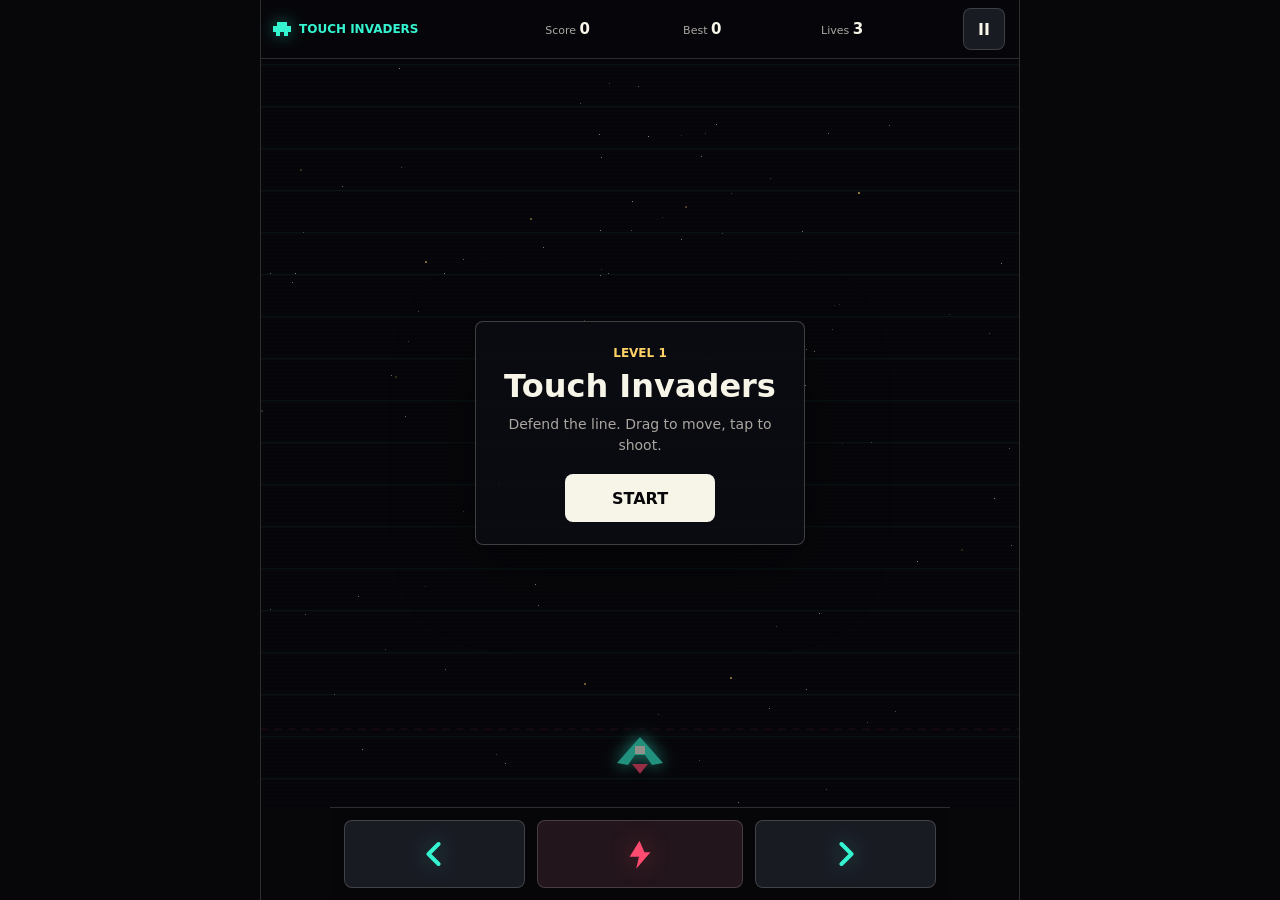
<file: index.html>
<!doctype html>
<html lang="en">
<head>
  <meta charset="utf-8">
  <meta name="viewport" content="width=device-width, initial-scale=1, viewport-fit=cover, user-scalable=no">
  <meta name="theme-color" content="#07070a">
  <meta name="mobile-web-app-capable" content="yes">
  <meta name="apple-mobile-web-app-capable" content="yes">
  <meta name="apple-mobile-web-app-status-bar-style" content="black-translucent">
  <meta name="apple-mobile-web-app-title" content="Touch Invaders">
  <title>Touch Invaders</title>
  <link rel="manifest" href="manifest.webmanifest">
  <link rel="icon" href="assets/icon.svg" type="image/svg+xml">
  <link rel="apple-touch-icon" href="assets/icon.svg">
  <style>
    :root { color-scheme: dark; --bg:#07070a; --panel:#11131b; --line:rgba(247,244,232,.16); --text:#f7f4e8; --muted:#aaa6a0; --cyan:#35f4d0; --pink:#ff4b70; --amber:#ffd166; --green:#8cff7a; }
    * { box-sizing:border-box; }
    html, body { height:100%; }
    body { margin:0; overflow:hidden; background:var(--bg); color:var(--text); font-family:Inter,system-ui,-apple-system,BlinkMacSystemFont,"Segoe UI",sans-serif; overscroll-behavior:none; touch-action:none; user-select:none; }
    button { border:0; color:inherit; font:inherit; -webkit-tap-highlight-color:transparent; }
    .shell { display:grid; grid-template-rows:auto minmax(0,1fr) auto; height:100dvh; min-height:420px; background:#07070a; }
    .hud { display:grid; grid-template-columns:minmax(108px,.9fr) minmax(188px,1.4fr) 44px; align-items:center; gap:10px; min-height:58px; padding:calc(8px + env(safe-area-inset-top)) 12px 8px; border-bottom:1px solid var(--line); background:rgba(7,7,10,.94); }
    .brand { display:flex; align-items:center; min-width:0; gap:8px; color:var(--cyan); font-size:12px; font-weight:900; white-space:nowrap; }
    .mark { width:18px; height:14px; flex:0 0 auto; background:linear-gradient(var(--cyan),var(--cyan)) 4px 0/10px 4px no-repeat,linear-gradient(var(--cyan),var(--cyan)) 0 4px/18px 6px no-repeat,linear-gradient(var(--cyan),var(--cyan)) 3px 10px/4px 4px no-repeat,linear-gradient(var(--cyan),var(--cyan)) 11px 10px/4px 4px no-repeat; filter:drop-shadow(0 0 8px rgba(53,244,208,.45)); }
    .stats { display:grid; grid-template-columns:repeat(3,minmax(0,1fr)); gap:6px; color:var(--muted); font-size:11px; white-space:nowrap; }
    .stats strong { display:inline-block; min-width:3ch; color:var(--text); font-size:15px; font-variant-numeric:tabular-nums; }
    .icon { display:grid; width:42px; height:42px; place-items:center; border:1px solid var(--line); border-radius:8px; background:#191b23; font-weight:900; cursor:pointer; }
    .stage { position:relative; min-height:0; overflow:hidden; }
    canvas { display:block; width:100%; height:100%; cursor:crosshair; touch-action:none; }
    .scan { position:absolute; inset:0; pointer-events:none; opacity:.18; background-image:repeating-linear-gradient(to bottom,transparent 0,transparent 3px,rgba(247,244,232,.12) 4px); mix-blend-mode:screen; }
    .overlay { position:absolute; inset:0; display:grid; place-items:center; padding:20px; background:rgba(7,7,10,.42); }
    .overlay[hidden] { display:none; }
    .panel { width:min(330px,100%); padding:22px; border:1px solid rgba(247,244,232,.22); border-radius:8px; background:rgba(12,13,18,.9); box-shadow:0 22px 80px rgba(0,0,0,.42); text-align:center; }
    .panel p { margin:12px 0 18px; color:var(--muted); font-size:14px; line-height:1.5; }
    .panel h1 { margin:0; font-size:32px; line-height:1; }
    .kicker { margin:0 0 8px !important; color:var(--amber) !important; font-size:12px !important; font-weight:900; }
    .primary { min-width:150px; height:48px; padding:0 24px; border-radius:8px; background:var(--text); color:#07070a; font-weight:900; cursor:pointer; }
    .controls { display:grid; grid-template-columns:1fr 1.14fr 1fr; gap:12px; width:min(100%,620px); justify-self:center; padding:12px 14px calc(12px + env(safe-area-inset-bottom)); border-top:1px solid var(--line); background:rgba(7,7,10,.96); }
    .control { display:grid; min-height:68px; place-items:center; border:1px solid rgba(247,244,232,.18); border-radius:8px; background:#191b23; color:var(--cyan); cursor:pointer; touch-action:none; }
    .control:active,.control.active,.icon:active { transform:translateY(1px); }
    .control svg { width:32px; height:32px; filter:drop-shadow(0 0 10px rgba(53,244,208,.36)); }
    .fire { color:var(--pink); background:#22151b; }
    .fire svg { width:35px; height:35px; filter:drop-shadow(0 0 12px rgba(255,75,112,.42)); }
    @media (min-width:760px){ .shell{ width:min(760px,100vw); margin:0 auto; border-inline:1px solid var(--line); } }
    @media (max-height:560px) and (orientation:landscape){ .hud{ min-height:48px; padding-top:calc(6px + env(safe-area-inset-top)); padding-bottom:6px; } .controls{ padding-top:8px; padding-bottom:calc(8px + env(safe-area-inset-bottom)); } .control{ min-height:54px; } }
  </style>
</head>
<body>
  <main class="shell">
    <header class="hud">
      <div class="brand"><span class="mark" aria-hidden="true"></span><span>TOUCH INVADERS</span></div>
      <div class="stats"><span>Score <strong id="score">0</strong></span><span>Best <strong id="best">0</strong></span><span>Lives <strong id="lives">3</strong></span></div>
      <button class="icon" id="pause" type="button" aria-label="Pause"><span>II</span></button>
    </header>
    <section class="stage">
      <canvas id="game" aria-label="Touch Invaders game"></canvas>
      <div class="scan" aria-hidden="true"></div>
      <div class="overlay" id="overlay"><div class="panel"><p class="kicker">LEVEL <span id="level">1</span></p><h1 id="title">Touch Invaders</h1><p id="message">Defend the line. Drag to move, tap to shoot.</p><button class="primary" id="start" type="button">START</button></div></div>
    </section>
    <footer class="controls">
      <button class="control" id="left" type="button" aria-label="Move left"><svg viewBox="0 0 32 32" aria-hidden="true"><path d="M20.5 6 10.5 16l10 10" fill="none" stroke="currentColor" stroke-width="4" stroke-linecap="round" stroke-linejoin="round"/></svg></button>
      <button class="control fire" id="fire" type="button" aria-label="Fire"><svg viewBox="0 0 32 32" aria-hidden="true"><path d="M16 3.5 20.5 14H26L13 29l2.5-11H7z" fill="currentColor"/></svg></button>
      <button class="control" id="right" type="button" aria-label="Move right"><svg viewBox="0 0 32 32" aria-hidden="true"><path d="M11.5 6 21.5 16l-10 10" fill="none" stroke="currentColor" stroke-width="4" stroke-linecap="round" stroke-linejoin="round"/></svg></button>
    </footer>
  </main>
  <script>
    (()=>{
      "use strict";
      const canvas=document.getElementById("game"),ctx=canvas.getContext("2d"),overlay=document.getElementById("overlay"),title=document.getElementById("title"),message=document.getElementById("message"),start=document.getElementById("start"),pause=document.getElementById("pause"),scoreEl=document.getElementById("score"),bestEl=document.getElementById("best"),livesEl=document.getElementById("lives"),levelEl=document.getElementById("level");
      const dims={w:0,h:0,dpr:1},input={left:false,right:false,fire:false,target:null,pointer:null,downX:0,downY:0,moved:false,downAt:0};
      const state={status:"ready",score:0,best:Number(localStorage.getItem("touchInvadersBest")||0),lives:3,level:1,t:0,shake:0,enemyClock:.8,clearClock:0};
      const player={x:0,y:0,w:46,h:28,speed:430,cool:0,inv:0};
      const form={dir:1,speed:30,drop:18,total:0};
      let invaders=[],shots=[],enemyShots=[],shields=[],bits=[],stars=[],last=performance.now();
      const sprites=[["00111100","01111110","11011011","11111111","00100100","01000010"],["00100100","01111110","11111111","10111101","10100101","00100100"],["00011000","00111100","01111110","11011011","11111111","01011010"]],colors=["#ff4b70","#ffd166","#8cff7a","#35f4d0","#b78cff"];
      function clamp(v,a,b){return Math.max(a,Math.min(b,v));}
      function hitRectCircle(r,c){const x=clamp(c.x,r.x,r.x+r.w),y=clamp(c.y,r.y,r.y+r.h),dx=c.x-x,dy=c.y-y;return dx*dx+dy*dy<=c.r*c.r;}
      function resize(){const r=canvas.getBoundingClientRect();dims.w=Math.max(1,Math.floor(r.width));dims.h=Math.max(1,Math.floor(r.height));dims.dpr=Math.min(devicePixelRatio||1,2);canvas.width=Math.floor(dims.w*dims.dpr);canvas.height=Math.floor(dims.h*dims.dpr);ctx.setTransform(dims.dpr,0,0,dims.dpr,0,0);player.x=player.x||dims.w/2;player.y=Math.max(72,dims.h-56);player.x=clamp(player.x,30,dims.w-30);seedStars();}
      function seedStars(){const n=Math.max(54,Math.min(118,Math.floor(dims.w*dims.h/5600)));while(stars.length<n)stars.push({x:Math.random()*dims.w,y:Math.random()*dims.h,s:Math.random()>.82?2:1,v:18+Math.random()*58,a:.25+Math.random()*.7});stars=stars.slice(0,n);}
      function hud(){scoreEl.textContent=state.score;bestEl.textContent=state.best;livesEl.textContent=state.lives;levelEl.textContent=state.level;pause.disabled=state.status==="ready"||state.status==="gameover";pause.firstElementChild.textContent=state.status==="paused"?">":"II";}
      function addScore(n){state.score+=n;if(state.score>state.best){state.best=state.score;localStorage.setItem("touchInvadersBest",state.best);}hud();}
      function panel(a,b,c="START",show=true){title.textContent=a;message.textContent=b;start.textContent=c;start.hidden=!show;overlay.hidden=false;}
      function resetPlayer(){player.x=dims.w/2;player.y=Math.max(72,dims.h-56);player.cool=0;player.inv=1.5;input.target=null;}
      function newGame(){state.status="playing";state.score=0;state.lives=3;state.level=1;state.t=0;state.enemyClock=.75;shots=[];enemyShots=[];bits=[];resetPlayer();spawn();hud();overlay.hidden=true;}
      function spawn(){invaders=[];const cols=dims.w<370?7:dims.w<560?8:10,rows=Math.min(6,4+Math.floor((state.level+1)/3)),sx=Math.min(48,Math.max(36,(dims.w-56)/cols)),sy=dims.h<500?31:38,w=Math.min(30,sx*.68),h=Math.min(24,sy*.62),x0=(dims.w-(cols-1)*sx)/2,y0=dims.h<500?38:54;for(let r=0;r<rows;r++)for(let c=0;c<cols;c++)invaders.push({x:x0+c*sx,y:y0+r*sy,w,h,row:r,col:c,type:r%sprites.length,alive:true,phase:Math.random()*6.28});form.dir=1;form.speed=24+state.level*5.4;form.drop=dims.h<500?13:18;form.total=invaders.length;makeShields();}
      function makeShields(){shields=[];if(dims.h<390)return;const count=dims.w<390?3:4,cell=dims.w<390?5:6,pat=["001111100","011111110","111111111","111000111","110000011"],sw=pat[0].length*cell,gap=Math.max(18,(dims.w-count*sw)/(count+1)),y=clamp(player.y-124,Math.max(198,dims.h*.55),player.y-70);for(let s=0;s<count;s++){const x0=gap+s*(sw+gap);for(let r=0;r<pat.length;r++)for(let c=0;c<pat[r].length;c++)if(pat[r][c]==="1")shields.push({x:x0+c*cell,y:y+r*cell,w:cell-1,h:cell-1,hp:2});}}
      function shoot(force=false){if(state.status!=="playing")return;if(player.cool>0&&!force)return;if(force&&player.cool>.08)return;shots.push({x:player.x,y:player.y-player.h*.72,vy:-610,r:3,alive:true});player.cool=.22;}
      function enemyShoot(){if(enemyShots.length>=Math.min(5,1+Math.floor(state.level/2)))return;const front=new Map();for(const e of invaders)if(e.alive){const f=front.get(e.col);if(!f||e.y>f.y)front.set(e.col,e);}const list=[...front.values()];if(!list.length)return;const e=list[Math.floor(Math.random()*list.length)];enemyShots.push({x:e.x,y:e.y+e.h*.55,vy:205+state.level*18,r:4,alive:true});}
      function sparkle(x,y,color,n=8){for(let i=0;i<n;i++){const a=Math.random()*6.28,v=44+Math.random()*170;bits.push({x,y,vx:Math.cos(a)*v,vy:Math.sin(a)*v,life:.34+Math.random()*.36,max:.7,size:1.5+Math.random()*3,color});}}
      function shieldHit(b){for(const s of shields)if(s.hp>0&&hitRectCircle(s,b)){s.hp--;sparkle(b.x,b.y,s.hp?"#ffd166":"#f7f4e8",5);return true;}return false;}
      function lose(){if(player.inv>0||state.status!=="playing")return;state.lives--;state.shake=.34;sparkle(player.x,player.y,"#ff4b70",30);if(state.lives<=0){state.status="gameover";panel("GAME OVER","SCORE "+state.score,"RETRY");hud();return;}resetPlayer();shots=[];enemyShots=[];spawn();hud();}
      function levelUp(){state.level++;state.clearClock=1;state.status="clear";shots=[];enemyShots=[];panel("LEVEL "+state.level,"Next wave incoming.","",false);hud();}
      function update(dt){state.t+=dt;for(const s of stars){s.y+=s.v*dt;if(s.y>dims.h+4){s.y=-4;s.x=Math.random()*dims.w;}}for(const b of bits){b.x+=b.vx*dt;b.y+=b.vy*dt;b.vy+=90*dt;b.life-=dt;}bits=bits.filter(b=>b.life>0);state.shake=Math.max(0,state.shake-dt);if(state.status==="clear"){state.clearClock-=dt;if(state.clearClock<=0){spawn();resetPlayer();state.status="playing";overlay.hidden=true;hud();}return;}if(state.status!=="playing")return;player.inv=Math.max(0,player.inv-dt);player.cool=Math.max(0,player.cool-dt);const m=(input.right?1:0)-(input.left?1:0);if(m){player.x+=m*player.speed*dt;input.target=null;}else if(input.target!==null){const d=input.target-player.x;player.x+=Math.sign(d)*Math.min(Math.abs(d),player.speed*1.28*dt);}player.x=clamp(player.x,28,dims.w-28);if(input.fire)shoot();for(const b of shots){b.y+=b.vy*dt;if(b.y<-12)b.alive=false;}for(const b of enemyShots){b.y+=b.vy*dt;if(b.y>dims.h+14)b.alive=false;}const alive=invaders.filter(e=>e.alive);if(!alive.length){levelUp();return;}const speed=form.speed+(form.total-alive.length)*1.55;let min=1e9,max=-1e9,low=-1e9;for(const e of alive){e.x+=form.dir*speed*dt;min=Math.min(min,e.x-e.w/2);max=Math.max(max,e.x+e.w/2);low=Math.max(low,e.y+e.h/2);}if(min<16||max>dims.w-16){form.dir*=-1;for(const e of alive){e.x=clamp(e.x,20+e.w/2,dims.w-20-e.w/2);e.y+=form.drop;}state.shake=Math.max(state.shake,.08);}if(low>player.y-18)lose();collide();state.enemyClock-=dt;if(state.enemyClock<=0){enemyShoot();state.enemyClock=Math.max(.36,1.18-state.level*.055+Math.random()*.72);}}
      function collide(){for(const b of shots){if(!b.alive)continue;if(shieldHit(b)){b.alive=false;continue;}for(const e of invaders)if(e.alive&&hitRectCircle({x:e.x-e.w/2,y:e.y-e.h/2,w:e.w,h:e.h},b)){b.alive=false;e.alive=false;addScore((e.row+1)*10);sparkle(e.x,e.y,colors[e.row%colors.length],14);break;}}const pr={x:player.x-player.w/2,y:player.y-player.h/2,w:player.w,h:player.h};for(const b of enemyShots){if(!b.alive)continue;if(shieldHit(b)){b.alive=false;continue;}if(player.inv<=0&&hitRectCircle(pr,b)){b.alive=false;lose();}}for(const a of shots)for(const b of enemyShots){const dx=a.x-b.x,dy=a.y-b.y,r=a.r+b.r;if(a.alive&&b.alive&&dx*dx+dy*dy<=r*r){a.alive=false;b.alive=false;addScore(2);sparkle(a.x,a.y,"#f7f4e8",5);}}shots=shots.filter(b=>b.alive);enemyShots=enemyShots.filter(b=>b.alive);}
      function drawSprite(lines,x,y,w,h,color){const cw=w/lines[0].length,ch=h/lines.length,x0=x-w/2,y0=y-h/2;ctx.save();ctx.shadowBlur=10;ctx.shadowColor=color;ctx.fillStyle=color;for(let r=0;r<lines.length;r++)for(let c=0;c<lines[r].length;c++)if(lines[r][c]==="1")ctx.fillRect(x0+c*cw,y0+r*ch,Math.ceil(cw),Math.ceil(ch));ctx.restore();}
      function draw(){ctx.save();ctx.clearRect(0,0,dims.w,dims.h);if(state.shake>0){const s=state.shake*8;ctx.translate((Math.random()-.5)*s,(Math.random()-.5)*s);}ctx.fillStyle="#07070a";ctx.fillRect(0,0,dims.w,dims.h);for(const s of stars){ctx.globalAlpha=s.a;ctx.fillStyle=s.s>1?"#ffd166":"#f7f4e8";ctx.fillRect(s.x|0,s.y|0,s.s,s.s);}ctx.globalAlpha=1;ctx.strokeStyle="rgba(53,244,208,.11)";ctx.lineWidth=1;for(let y=dims.h-(state.t*28%42);y>0;y-=42){ctx.beginPath();ctx.moveTo(0,y);ctx.lineTo(dims.w,y);ctx.stroke();}for(const s of shields)if(s.hp>0){ctx.globalAlpha=s.hp>1?.9:.72;ctx.fillStyle=s.hp>1?"#35f4d0":"#ffd166";ctx.fillRect(s.x,s.y,s.w,s.h);}ctx.globalAlpha=1;for(const e of invaders)if(e.alive)drawSprite(sprites[e.type],e.x,e.y,e.w,e.h,colors[e.row%colors.length]);ctx.lineCap="round";for(const b of shots){ctx.strokeStyle="#35f4d0";ctx.shadowColor="#35f4d0";ctx.shadowBlur=10;ctx.lineWidth=4;ctx.beginPath();ctx.moveTo(b.x,b.y+9);ctx.lineTo(b.x,b.y-9);ctx.stroke();}for(const b of enemyShots){ctx.strokeStyle="#ff4b70";ctx.shadowColor="#ff4b70";ctx.shadowBlur=10;ctx.lineWidth=4;ctx.beginPath();ctx.moveTo(b.x,b.y-7);ctx.lineTo(b.x,b.y+7);ctx.stroke();}ctx.shadowBlur=0;if(!(player.inv>0&&Math.floor(state.t*16)%2===0)){ctx.save();ctx.translate(player.x,player.y);ctx.shadowBlur=16;ctx.shadowColor="#35f4d0";ctx.fillStyle="#35f4d0";ctx.beginPath();ctx.moveTo(0,-player.h/2);ctx.lineTo(player.w/2,player.h/2-2);ctx.lineTo(12,player.h/2);ctx.lineTo(5,4);ctx.lineTo(-5,4);ctx.lineTo(-12,player.h/2);ctx.lineTo(-player.w/2,player.h/2-2);ctx.closePath();ctx.fill();ctx.shadowBlur=0;ctx.fillStyle="#f7f4e8";ctx.fillRect(-5,-5,10,8);ctx.fillStyle="#ff4b70";ctx.beginPath();ctx.moveTo(-8,player.h/2-1);ctx.lineTo(0,player.h/2+8+Math.sin(state.t*34)*3);ctx.lineTo(8,player.h/2-1);ctx.closePath();ctx.fill();ctx.restore();}for(const p of bits){ctx.globalAlpha=clamp(p.life/p.max,0,1);ctx.fillStyle=p.color;ctx.fillRect(p.x-p.size/2,p.y-p.size/2,p.size,p.size);}ctx.globalAlpha=1;ctx.strokeStyle="rgba(255,75,112,.18)";ctx.setLineDash([6,8]);ctx.beginPath();ctx.moveTo(0,player.y-22);ctx.lineTo(dims.w,player.y-22);ctx.stroke();ctx.setLineDash([]);ctx.restore();}
      function loop(now){const dt=Math.min(.033,Math.max(0,(now-last)/1000));last=now;update(dt);draw();requestAnimationFrame(loop);}
      function hold(btn,key){const set=(on,e)=>{e.preventDefault();input[key]=on;btn.classList.toggle("active",on);if(on&&btn.setPointerCapture)btn.setPointerCapture(e.pointerId);if(key==="fire"&&on)shoot(true);};btn.addEventListener("pointerdown",e=>set(true,e));btn.addEventListener("pointerup",e=>set(false,e));btn.addEventListener("pointercancel",e=>set(false,e));btn.addEventListener("lostpointercapture",e=>set(false,e));}
      function point(e){const r=canvas.getBoundingClientRect();return{x:clamp(e.clientX-r.left,24,dims.w-24),y:clamp(e.clientY-r.top,0,dims.h)};}
      hold(document.getElementById("left"),"left");hold(document.getElementById("right"),"right");hold(document.getElementById("fire"),"fire");canvas.addEventListener("pointerdown",e=>{e.preventDefault();if(state.status==="ready"||state.status==="gameover"){newGame();return;}if(state.status==="paused"){state.status="playing";overlay.hidden=true;hud();return;}const p=point(e);input.pointer=e.pointerId;input.target=p.x;input.downX=p.x;input.downY=p.y;input.moved=false;input.downAt=performance.now();if(canvas.setPointerCapture)canvas.setPointerCapture(e.pointerId);});canvas.addEventListener("pointermove",e=>{if(e.pointerId!==input.pointer)return;e.preventDefault();const p=point(e);input.target=p.x;input.moved=input.moved||Math.hypot(p.x-input.downX,p.y-input.downY)>10;});function up(e){if(e.pointerId!==input.pointer)return;e.preventDefault();if(!input.moved&&performance.now()-input.downAt<260)shoot(true);input.pointer=null;input.target=null;}canvas.addEventListener("pointerup",up);canvas.addEventListener("pointercancel",up);
      addEventListener("keydown",e=>{if(e.code==="ArrowLeft"||e.code==="KeyA"){input.left=true;e.preventDefault();}else if(e.code==="ArrowRight"||e.code==="KeyD"){input.right=true;e.preventDefault();}else if(e.code==="Space"){input.fire=true;shoot(true);e.preventDefault();}else if(e.code==="Enter"&&(state.status==="ready"||state.status==="gameover"))newGame();else if(e.code==="KeyP"||e.code==="Escape")togglePause();});addEventListener("keyup",e=>{if(e.code==="ArrowLeft"||e.code==="KeyA")input.left=false;else if(e.code==="ArrowRight"||e.code==="KeyD")input.right=false;else if(e.code==="Space")input.fire=false;});
      function togglePause(){if(state.status==="playing"){state.status="paused";panel("PAUSE","Defensive line holding.","RESUME");hud();}else if(state.status==="paused"){state.status="playing";overlay.hidden=true;hud();}}
      start.addEventListener("click",()=>state.status==="paused"?togglePause():newGame());pause.addEventListener("click",togglePause);addEventListener("blur",()=>{input.left=input.right=input.fire=false;if(state.status==="playing")togglePause();});
      if("serviceWorker" in navigator&&location.protocol!=="file:")addEventListener("load",()=>navigator.serviceWorker.register("./service-worker.js").catch(()=>{}));
      resize();addEventListener("resize",resize);hud();requestAnimationFrame(loop);
    })();
  </script>
</body>
</html>
</file>
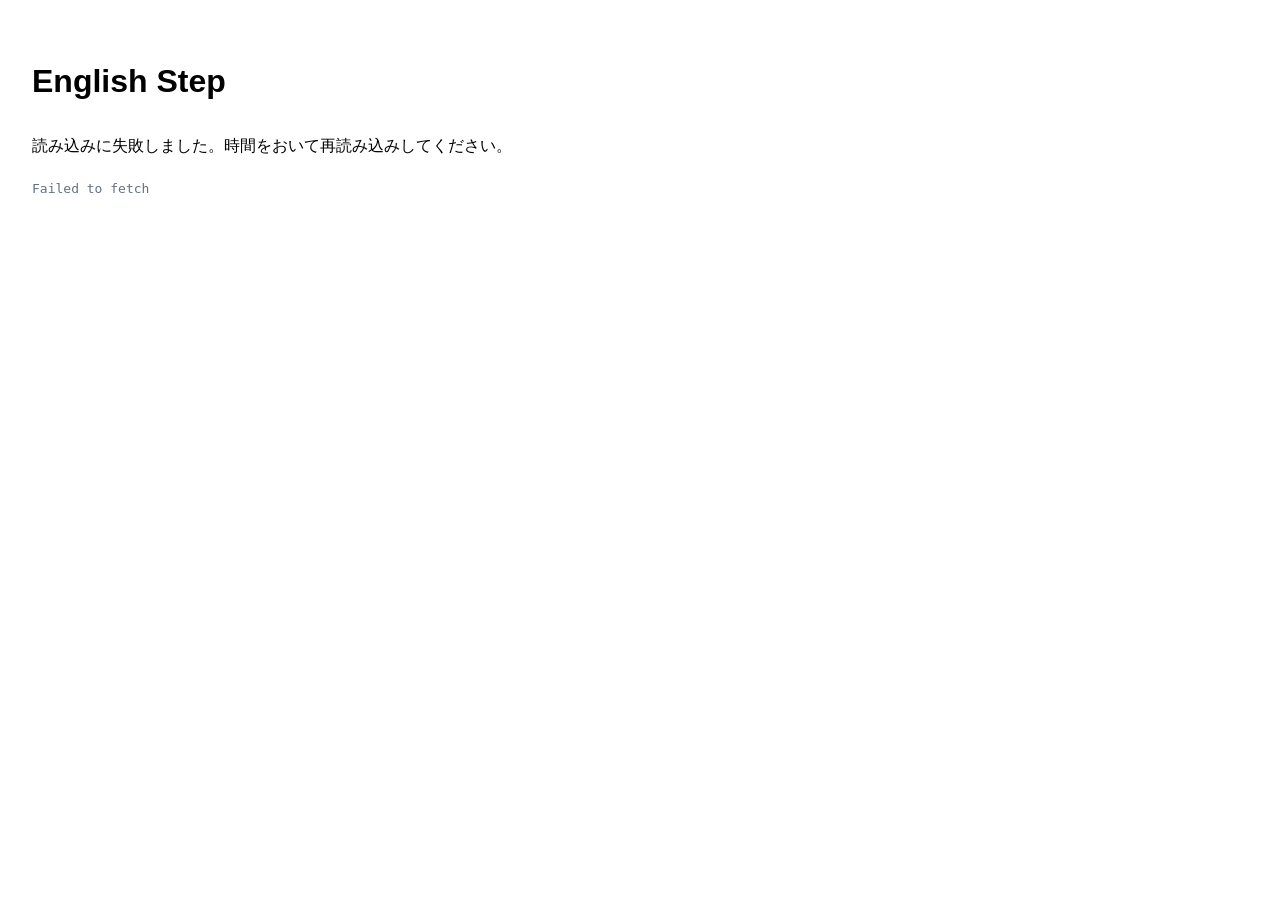
<file: english-step/index.html>
<!doctype html>
<html lang="ja">
  <head>
    <meta charset="UTF-8" />
    <meta name="viewport" content="width=device-width, initial-scale=1.0" />
    <title>English Step</title>
  </head>
  <body>
    <noscript>English Stepを利用するにはJavaScriptを有効にしてください。</noscript>
    <main id="loading" style="font-family: Segoe UI, Hiragino Sans, Yu Gothic, Meiryo, sans-serif; padding: 24px; line-height: 1.8; color: #172033;">English Stepを読み込んでいます。</main>
    <script>
      (async () => {
        const baseUrl = "https://raw.githubusercontent.com/ny1515/touch-invaders/5aec59b020eb7698f283dbf2e2a1476ecb4d3760/english-step/index.html";
        const extraPayloadUrl = "https://raw.githubusercontent.com/ny1515/touch-invaders/19212b713ef30fe71334579afba00d98933bfb7d/english-step/index.html";

        if (!("DecompressionStream" in window)) {
          document.body.innerHTML = "<main style=\"font-family:sans-serif;padding:24px;line-height:1.8\"><h1>English Step</h1><p>このブラウザは圧縮された公開版の読み込みに対応していません。最新のChrome、Edge、Safariで開いてください。</p></main>";
          return;
        }

        async function inflateBase64(payload) {
          const binary = atob(payload);
          const bytes = Uint8Array.from(binary, (char) => char.charCodeAt(0));
          const stream = new Blob([bytes]).stream().pipeThrough(new DecompressionStream("gzip"));
          return new Response(stream).text();
        }

        function patchAppSource(appHtml) {
          let patched = appHtml;
          patched = patched.replace(
            'wordCategory: "all",',
            'wordCategory: "all",\n    wordListMode: "all",\n    wordRandomSeed: "initial",'
          );
          patched = patched.replace(
            /function getFilteredWords\(\) \{\s*const words = wordsFor\(\);\s*return state\.wordCategory === "all" \? words : words\.filter\(\(word\) => word\.category === state\.wordCategory\);\s*\}/,
            'function getCategoryWords() {\n    const words = wordsFor();\n    return state.wordCategory === "all" ? words : words.filter((word) => word.category === state.wordCategory);\n  }\n\n  function getFilteredWords() {\n    const words = getCategoryWords();\n    if (state.wordListMode !== "random") return words;\n    return shuffle(words, progress.selectedLevel + ":" + state.wordCategory + ":" + state.wordRandomSeed).slice(0, Math.min(10, words.length));\n  }'
          );
          patched = patched.replace(
            /const words = getFilteredWords\(\);\s*const word = getCurrentWord\(\);\s*const categories = \["all", \.\.\.new Set\(wordsFor\(\)\.map\(\(item\) => item\.category\)\)\];/,
            'const words = getFilteredWords();\n    const word = getCurrentWord();\n    const allWords = wordsFor();\n    const categoryWords = getCategoryWords();\n    const categories = ["all", ...new Set(allWords.map((item) => item.category))];\n    const displayNote = state.wordListMode === "random"\n      ? "全" + categoryWords.length + "語からランダム" + words.length + "語を表示"\n      : state.wordCategory === "all"\n        ? "選択中レベルの全" + allWords.length + "語を表示"\n        : "全" + allWords.length + "語中 " + categoryWords.length + "語を表示";'
          );
          patched = patched.replace(
            '<h2>${words.length}語</h2>',
            '<h2>${words.length}語</h2>\n              <small class="word-count-note">${displayNote}</small>'
          );

          const controlsMarkup = [
            '          <div class="word-list-controls" aria-label="単語の表示方法">',
            '            <button class="${state.wordListMode === "all" && state.wordCategory === "all" ? "active" : ""}" data-action="set-word-list-mode" data-mode="all">全${allWords.length}語表示</button>',
            '            <button class="${state.wordListMode === "random" ? "active" : ""}" data-action="set-word-list-mode" data-mode="random">ランダム10語</button>',
            '            <button class="shuffle-button" data-action="shuffle-word-list" ${state.wordListMode === "random" ? "" : "disabled"}>ランダム更新</button>',
            '          </div>'
          ].join("\n");
          patched = patched.replace('          <div class="segmented">', controlsMarkup + '\n          <div class="segmented">');

          const wordSelectMarkup = [
            '          <label class="field-label word-select-field">',
            '            単語を選ぶ',
            '            <select data-action="change-word">',
            '            ${words.map((item, index) => `',
            '              <option value="${index}" data-word-option="true" ${item.id === word.id ? "selected" : ""}>',
            '                ${index + 1}. ${escapeHtml(state.wordMode === "flash" ? item.meaning : item.word)}${progress.learnedWordIds.includes(item.id) ? "（済）" : ""}',
            '              </option>',
            '            `).join("")}',
            '            </select>',
            '          </label>',
            '        </aside>'
          ].join("\n");
          patched = patched.replace(/          <div class="mini-list">[\s\S]*?          <\/div>\n        <\/aside>/, wordSelectMarkup);
          patched = patched.replace(
            '    if (action === "select-word") {',
            '    if (action === "set-word-list-mode") {\n      state.wordListMode = button.dataset.mode;\n      if (state.wordListMode === "all") state.wordCategory = "all";\n      state.wordRandomSeed = String(Date.now());\n      state.wordIndex = 0;\n      state.wordFeedback = null;\n      state.wordAnswerVisible = false;\n      state.spellingAnswer = "";\n      render();\n      return;\n    }\n\n    if (action === "shuffle-word-list") {\n      state.wordListMode = "random";\n      state.wordRandomSeed = String(Date.now());\n      state.wordIndex = 0;\n      state.wordFeedback = null;\n      state.wordAnswerVisible = false;\n      state.spellingAnswer = "";\n      render();\n      return;\n    }\n\n    if (action === "select-word") {'
          );
          patched = patched.replace(
            '      state.wordCategory = "all";\n      state.wordAnswerVisible = false;',
            '      state.wordCategory = "all";\n      state.wordListMode = "all";\n      state.wordRandomSeed = String(Date.now());\n      state.wordAnswerVisible = false;'
          );
          patched = patched.replace(
            '      state.wordCategory = control.value;\n      state.wordIndex = 0;\n      state.wordFeedback = null;',
            '      state.wordCategory = control.value;\n      state.wordIndex = 0;\n      state.wordListMode = "all";\n      state.wordRandomSeed = String(Date.now());\n      state.wordFeedback = null;'
          );
          patched = patched.replace(
            '    if (control.dataset.action === "change-category") {',
            '    if (control.dataset.action === "change-word") {\n      state.wordIndex = Number(control.value);\n      state.wordFeedback = null;\n      state.wordAnswerVisible = false;\n      state.spellingAnswer = "";\n      render();\n    }\n\n    if (control.dataset.action === "change-category") {'
          );
          return patched;
        }

        const [source, extraSource] = await Promise.all([
          fetch(baseUrl, { cache: "no-store" }).then((response) => {
            if (!response.ok) throw new Error(`Base app load failed: ${response.status}`);
            return response.text();
          }),
          fetch(extraPayloadUrl, { cache: "no-store" }).then((response) => {
            if (!response.ok) throw new Error(`Extra word payload load failed: ${response.status}`);
            return response.text();
          })
        ]);

        const baseMatch = source.match(/const payload = "([^"]+)"/);
        const extraMatch = extraSource.match(/const extraWordsPayload = "([^"]+)"/);
        if (!baseMatch) throw new Error("Base app payload not found");
        if (!extraMatch) throw new Error("Extra word payload not found");

        let html = await inflateBase64(baseMatch[1]);
        html = patchAppSource(html);
        const extraWordsJson = await inflateBase64(extraMatch[1]);
        const safeExtraWordsJson = extraWordsJson.replaceAll("</scr" + "ipt", "<\\/script");

        const dataPatch = "<scr" + "ipt>\n" + `
            (() => {
              const extraWords = ${safeExtraWordsJson};
              const existingWordIds = new Set(window.ENGLISH_STEP_DATA.words.map((word) => word.id));
              window.ENGLISH_STEP_DATA.words.push(...extraWords.filter((word) => !existingWordIds.has(word.id)));

              function buildGeneratedWordQuiz(word, index) {
                const sameLevelWords = window.ENGLISH_STEP_DATA.words.filter((item) => item.level === word.level && item.id !== word.id);
                const distractors = sameLevelWords.slice(index % sameLevelWords.length).concat(sameLevelWords).slice(0, 3);
                const choices = [word.meaning, ...distractors.map((item) => item.meaning)];
                const offset = index % choices.length;
                return {
                  id: "auto-wq-" + word.id,
                  type: "word",
                  level: word.level,
                  question: word.word + " の意味は？",
                  choices: choices.map((_, choiceIndex) => choices[(choiceIndex + offset) % choices.length]),
                  answer: word.meaning,
                  explanation: word.word + " は「" + word.meaning + "」という意味です。例文: " + word.example,
                  relatedId: word.id
                };
              }

              const existingQuizIds = new Set(window.ENGLISH_STEP_DATA.quizQuestions.map((question) => question.id));
              window.ENGLISH_STEP_DATA.quizQuestions.push(
                ...window.ENGLISH_STEP_DATA.words
                  .map(buildGeneratedWordQuiz)
                  .filter((question) => !existingQuizIds.has(question.id))
              );
            })();
          ` + "\n</scr" + "ipt>";

        const uiPatch = `
          <style>
            .tool-layout > .tool-panel { position: static; }
            .mini-list {
              display: grid;
              gap: 8px;
              max-height: none;
              overflow: visible;
              padding-right: 0;
            }
            .word-count-note {
              display: block;
              margin-top: 4px;
              color: var(--muted);
              font-size: 0.85rem;
              font-weight: 800;
            }
            .word-list-controls {
              display: grid;
              grid-template-columns: repeat(3, minmax(0, 1fr));
              gap: 8px;
            }
            .word-list-controls button {
              min-height: 40px;
              border: 1px solid var(--line);
              border-radius: var(--radius);
              color: var(--muted);
              font-weight: 800;
              background: #ffffff;
              cursor: pointer;
            }
            .word-list-controls button.active {
              color: #ffffff;
              border-color: var(--teal);
              background: var(--teal);
            }
            .word-list-controls button:disabled {
              cursor: not-allowed;
              opacity: 0.55;
            }
            .word-select-field select {
              width: 100%;
              min-height: 46px;
              border: 1px solid var(--line);
              border-radius: var(--radius);
              color: var(--text);
              font-weight: 800;
              background: #ffffff;
            }
            .word-card-pager { display: none; }
            .word-card-pager span { color: var(--muted); font-weight: 900; text-align: center; }
            @media (max-width: 760px) {
              .word-list-controls { grid-template-columns: 1fr; }
              .word-list-controls button { min-height: 48px; }
              .word-card-pager {
                position: sticky;
                top: 8px;
                z-index: 5;
                display: grid;
                grid-template-columns: minmax(0, 1fr) auto minmax(0, 1fr);
                gap: 8px;
                align-items: center;
                padding: 8px;
                border: 1px solid var(--line);
                border-radius: var(--radius);
                background: rgba(255, 255, 255, 0.96);
                box-shadow: 0 10px 28px rgba(37, 51, 76, 0.12);
              }
              .word-card-pager .secondary-button {
                width: 100%;
                min-height: 46px;
                padding: 10px 12px;
              }
              .word-card + .pager { display: none; }
            }
          </style>
        ` + "<scr" + "ipt>\n" + `
            (() => {
              let fallbackWordListMode = "all";
              let fallbackRandomIndexes = [];

              function syncWordCardPager() {
                const card = document.querySelector(".word-card");
                if (!card) return;
                const hint = card.querySelector(".hint-text");
                const lowerPager = card.nextElementSibling && card.nextElementSibling.classList.contains("pager") ? card.nextElementSibling : null;
                if (!hint || !lowerPager) return;
                const count = lowerPager.querySelector("span")?.textContent?.trim() || "";
                let pager = card.querySelector(".word-card-pager");
                if (!pager) {
                  pager = document.createElement("div");
                  pager.className = "word-card-pager";
                  pager.setAttribute("aria-label", "単語カードの移動");
                  hint.insertAdjacentElement("afterend", pager);
                }
                if (pager.dataset.count === count) return;
                pager.dataset.count = count;
                pager.innerHTML = '<button class="secondary-button" data-action="prev-word">前へ</button><span></span><button class="secondary-button" data-action="next-word">次へ</button>';
                pager.querySelector("span").textContent = count;
              }

              function getFallbackWordButtons(panel) {
                return [...panel.querySelectorAll('.mini-list [data-action="select-word"]')];
              }

              function pickFallbackRandom(count) {
                const indexes = [...Array(count).keys()];
                for (let index = indexes.length - 1; index > 0; index -= 1) {
                  const swapIndex = Math.floor(Math.random() * (index + 1));
                  [indexes[index], indexes[swapIndex]] = [indexes[swapIndex], indexes[index]];
                }
                return indexes.slice(0, Math.min(10, count));
              }

              function applyFallbackWordList(panel) {
                const buttons = getFallbackWordButtons(panel);
                if (!buttons.length) return;
                if (fallbackWordListMode === "random" && fallbackRandomIndexes.length !== buttons.length) {
                  fallbackRandomIndexes = pickFallbackRandom(buttons.length);
                }
                const visibleIndexes = new Set(fallbackWordListMode === "random" ? fallbackRandomIndexes : buttons.map((_, index) => index));
                buttons.forEach((button, index) => {
                  button.hidden = !visibleIndexes.has(index);
                });
                const visibleCount = buttons.filter((button) => !button.hidden).length;
                const heading = panel.querySelector(".section-heading h2");
                if (heading) heading.textContent = visibleCount + "語";
                let note = panel.querySelector(".word-count-note");
                if (!note && heading) {
                  note = document.createElement("small");
                  note.className = "word-count-note";
                  heading.insertAdjacentElement("afterend", note);
                }
                if (note) {
                  note.textContent = fallbackWordListMode === "random"
                    ? "全" + buttons.length + "語からランダム" + visibleCount + "語を表示"
                    : "選択中レベルの全" + buttons.length + "語を表示";
                }
              }

              function syncFallbackWordControls() {
                const panel = document.querySelector(".tool-layout > .tool-panel");
                if (!panel) return;
                if (panel.querySelector(".word-list-controls:not(.fallback-word-list-controls)")) return;
                const segmented = panel.querySelector(".segmented");
                if (!segmented) return;
                let controls = panel.querySelector(".fallback-word-list-controls");
                if (!controls) {
                  controls = document.createElement("div");
                  controls.className = "word-list-controls fallback-word-list-controls";
                  controls.setAttribute("aria-label", "単語の表示方法");
                  controls.innerHTML = '<button data-fallback-word-list-mode="all">全100語表示</button><button data-fallback-word-list-mode="random">ランダム10語</button><button data-fallback-word-list-mode="shuffle">ランダム更新</button>';
                  segmented.insertAdjacentElement("beforebegin", controls);
                }
                controls.querySelectorAll("button").forEach((button) => {
                  const mode = button.dataset.fallbackWordListMode;
                  button.classList.toggle("active", mode === fallbackWordListMode || (mode === "shuffle" && fallbackWordListMode === "random"));
                  if (mode === "shuffle") button.disabled = fallbackWordListMode !== "random";
                });
                applyFallbackWordList(panel);
              }

              document.addEventListener("click", (event) => {
                const button = event.target.closest("[data-fallback-word-list-mode]");
                if (!button) return;
                const mode = button.dataset.fallbackWordListMode;
                if (mode === "all") {
                  fallbackWordListMode = "all";
                  const select = document.querySelector('.tool-layout > .tool-panel select[data-action="change-category"]');
                  if (select && select.value !== "all") {
                    select.value = "all";
                    select.dispatchEvent(new Event("change", { bubbles: true }));
                    return;
                  }
                } else {
                  fallbackWordListMode = "random";
                  fallbackRandomIndexes = [];
                }
                syncFallbackWordControls();
              });

              function syncWordUi() {
                syncWordCardPager();
                syncFallbackWordControls();
              }

              let syncQueued = false;
              function queueWordUiSync() {
                if (syncQueued) return;
                syncQueued = true;
                requestAnimationFrame(() => {
                  syncQueued = false;
                  syncWordUi();
                });
              }

              new MutationObserver(queueWordUiSync).observe(document.body, { childList: true, subtree: true });
              requestAnimationFrame(syncWordUi);
            })();
          ` + "\n</scr" + "ipt>";

        html = html.replace(/<script>\s*(?:\(\(\) => \{|\(function \(\))/, dataPatch + "$&");
        html = html.replace("</body>", uiPatch + "</body>");
        document.open();
        document.write(html);
        document.close();
      })().catch((error) => {
        document.body.innerHTML = `<main style="font-family:sans-serif;padding:24px;line-height:1.8"><h1>English Step</h1><p>読み込みに失敗しました。時間をおいて再読み込みしてください。</p><pre style="white-space:pre-wrap;color:#647084">${error.message}</pre></main>`;
      });
    </script>
  </body>
</html>
</file>
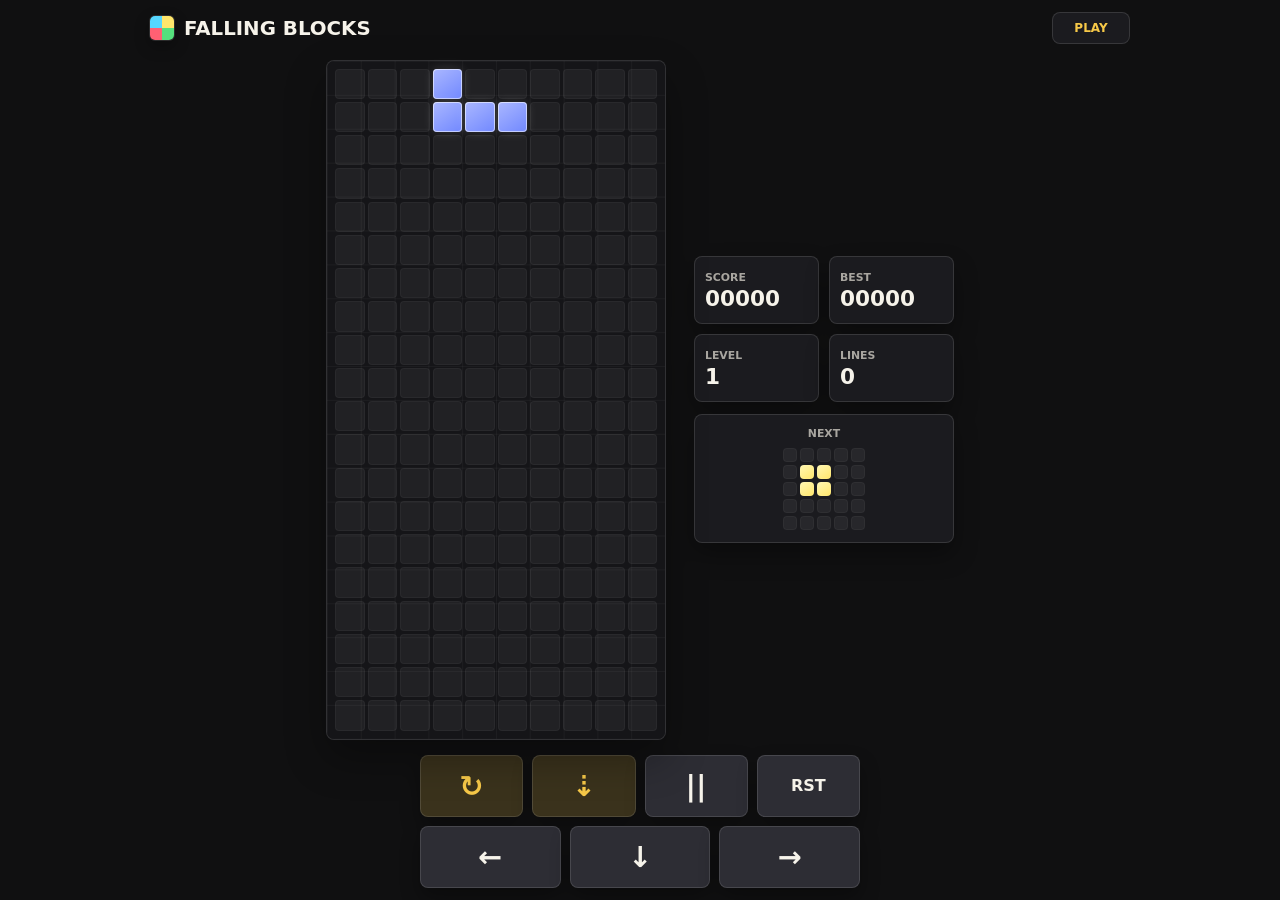
<file: falling-blocks/index.html>
<!doctype html>
<html lang="ja">
  <head>
    <meta charset="utf-8">
    <meta name="viewport" content="width=device-width, initial-scale=1, viewport-fit=cover">
    <meta http-equiv="Content-Security-Policy" content="default-src 'self'; script-src 'self'; style-src 'self'; img-src 'self' data:; connect-src 'self'; object-src 'none'; base-uri 'none'; form-action 'none'; worker-src 'self'; manifest-src 'self'">
    <meta name="referrer" content="no-referrer">
    <meta name="format-detection" content="telephone=no, date=no, address=no, email=no">
    <meta name="theme-color" content="#101011">
    <meta name="apple-mobile-web-app-capable" content="yes">
    <meta name="apple-mobile-web-app-title" content="Falling Blocks">
    <meta name="apple-mobile-web-app-status-bar-style" content="black-translucent">
    <title>Falling Blocks</title>
    <link rel="manifest" href="./manifest.webmanifest">
    <link rel="icon" href="./icon.svg" type="image/svg+xml">
    <link rel="stylesheet" href="./styles.css">
  </head>
  <body>
    <main class="game-shell" aria-label="Falling Blocks game">
      <header class="topbar">
        <div class="brand">
          <span class="brand-mark" aria-hidden="true"></span>
          <span>FALLING BLOCKS</span>
        </div>
        <div id="statusLabel" class="status-pill">READY</div>
      </header>

      <section class="play-area" aria-label="Game area">
        <div class="board-stage">
          <div class="board-wrap">
            <div id="board" class="board" aria-label="Game board"></div>
            <div id="message" class="message" hidden>
              <strong id="messageTitle">PAUSED</strong>
              <span id="messageScore"></span>
            </div>
          </div>
        </div>

        <aside class="status-panel" aria-label="Game status">
          <div class="stats-grid">
            <div class="stat">
              <span>SCORE</span>
              <strong id="scoreValue">00000</strong>
            </div>
            <div class="stat">
              <span>BEST</span>
              <strong id="bestValue">00000</strong>
            </div>
            <div class="stat">
              <span>LEVEL</span>
              <strong id="levelValue">1</strong>
            </div>
            <div class="stat">
              <span>LINES</span>
              <strong id="linesValue">0</strong>
            </div>
          </div>

          <div class="next-panel">
            <span>NEXT</span>
            <div id="nextGrid" class="next-grid" aria-label="Next block"></div>
          </div>
        </aside>
      </section>

      <section class="controls" aria-label="Controls">
        <div class="control-row action-row">
          <button id="rotateButton" class="control-btn accent" type="button" aria-label="Rotate" title="Rotate">
            <span aria-hidden="true">&#8635;</span>
          </button>
          <button id="hardDropButton" class="control-btn accent" type="button" aria-label="Hard drop" title="Hard drop">
            <span aria-hidden="true">&#8675;</span>
          </button>
          <button id="pauseButton" class="control-btn" type="button" aria-label="Pause" title="Pause">
            <span aria-hidden="true">||</span>
          </button>
          <button id="resetButton" class="control-btn text-btn" type="button" aria-label="Restart" title="Restart">RST</button>
        </div>
        <div class="control-row move-row">
          <button id="leftButton" class="control-btn" type="button" aria-label="Move left" title="Move left">
            <span aria-hidden="true">&larr;</span>
          </button>
          <button id="softDropButton" class="control-btn" type="button" aria-label="Soft drop" title="Soft drop">
            <span aria-hidden="true">&darr;</span>
          </button>
          <button id="rightButton" class="control-btn" type="button" aria-label="Move right" title="Move right">
            <span aria-hidden="true">&rarr;</span>
          </button>
        </div>
      </section>
    </main>

    <script src="./app.js"></script>
  </body>
</html>
</file>
<file: falling-blocks/styles.css>
:root {
  color-scheme: dark;
  --bg: #101011;
  --panel: #1b1b1f;
  --panel-strong: #25252b;
  --line: rgba(255, 255, 255, 0.12);
  --text: #f6f3ea;
  --muted: #a9a6a0;
  --cyan: #56d7ff;
  --blue: #7188ff;
  --orange: #ff9b3d;
  --yellow: #ffe66b;
  --green: #55e07d;
  --red: #ff6073;
  --violet: #c77cff;
  --button: #2d2d34;
  --button-hot: #f7c948;
  --shadow: rgba(0, 0, 0, 0.32);
}

* {
  box-sizing: border-box;
}

html,
body {
  height: 100%;
  min-height: 100%;
  overflow: hidden;
  overscroll-behavior: none;
  -webkit-text-size-adjust: 100%;
}

body {
  position: fixed;
  inset: 0;
  width: 100%;
  margin: 0;
  overflow: hidden;
  background: var(--bg);
  color: var(--text);
  font-family: Inter, ui-sans-serif, system-ui, -apple-system, BlinkMacSystemFont, "Segoe UI", sans-serif;
  -webkit-tap-highlight-color: transparent;
}

button {
  font: inherit;
}

.game-shell {
  width: 100%;
  height: 100dvh;
  min-height: 100dvh;
  display: grid;
  grid-template-rows: auto minmax(0, 1fr) auto;
  gap: clamp(8px, 1.6dvh, 16px);
  padding: max(12px, env(safe-area-inset-top)) max(14px, env(safe-area-inset-right)) max(12px, env(safe-area-inset-bottom)) max(14px, env(safe-area-inset-left));
}

.topbar {
  width: min(100%, 980px);
  margin: 0 auto;
  display: flex;
  align-items: center;
  justify-content: space-between;
  gap: 12px;
}

.brand {
  min-width: 0;
  display: inline-flex;
  align-items: center;
  gap: 10px;
  font-weight: 900;
  letter-spacing: 0;
  font-size: clamp(1rem, 2.2dvh, 1.3rem);
}

.brand-mark {
  width: 24px;
  height: 24px;
  flex: 0 0 auto;
  border-radius: 5px;
  background:
    linear-gradient(90deg, var(--cyan) 0 50%, var(--yellow) 50% 100%) top / 100% 50% no-repeat,
    linear-gradient(90deg, var(--red) 0 50%, var(--green) 50% 100%) bottom / 100% 50% no-repeat;
  box-shadow: 0 0 0 1px var(--line), 0 6px 16px var(--shadow);
}

.status-pill {
  min-width: 78px;
  padding: 8px 10px;
  border: 1px solid var(--line);
  border-radius: 8px;
  background: var(--panel);
  color: var(--button-hot);
  text-align: center;
  font-size: 0.75rem;
  font-weight: 900;
  letter-spacing: 0;
}

.play-area {
  min-height: 0;
  width: min(100%, 980px);
  margin: 0 auto;
  display: grid;
  grid-template-columns: auto minmax(210px, 260px);
  align-items: center;
  justify-content: center;
  gap: clamp(14px, 3vw, 28px);
}

.board-stage {
  min-height: 0;
  display: grid;
  place-items: center;
}

.board-wrap {
  position: relative;
  height: min(76dvh, 680px);
  aspect-ratio: 1 / 2;
  border: 1px solid var(--line);
  border-radius: 8px;
  background: #151518;
  box-shadow: 0 18px 42px var(--shadow);
}

.board {
  width: 100%;
  height: 100%;
  display: grid;
  grid-template-columns: repeat(10, minmax(0, 1fr));
  grid-template-rows: repeat(20, minmax(0, 1fr));
  gap: clamp(1px, 0.35dvh, 3px);
  padding: clamp(5px, 1dvh, 8px);
  border-radius: inherit;
  touch-action: none;
  user-select: none;
  -webkit-user-select: none;
  background:
    linear-gradient(rgba(255, 255, 255, 0.035) 1px, transparent 1px),
    linear-gradient(90deg, rgba(255, 255, 255, 0.035) 1px, transparent 1px),
    #151518;
  background-size: 10% 5%, 10% 5%, auto;
}

.cell,
.next-cell {
  min-width: 0;
  min-height: 0;
  border-radius: 4px;
  background: rgba(255, 255, 255, 0.055);
  box-shadow: inset 0 0 0 1px rgba(255, 255, 255, 0.035);
}

.cell[data-piece="i"],
.next-cell[data-piece="i"] {
  background: linear-gradient(145deg, #9ff0ff, var(--cyan));
}

.cell[data-piece="j"],
.next-cell[data-piece="j"] {
  background: linear-gradient(145deg, #aab7ff, var(--blue));
}

.cell[data-piece="l"],
.next-cell[data-piece="l"] {
  background: linear-gradient(145deg, #ffd19d, var(--orange));
}

.cell[data-piece="o"],
.next-cell[data-piece="o"] {
  background: linear-gradient(145deg, #fff7b3, var(--yellow));
}

.cell[data-piece="s"],
.next-cell[data-piece="s"] {
  background: linear-gradient(145deg, #a7f2bd, var(--green));
}

.cell[data-piece="z"],
.next-cell[data-piece="z"] {
  background: linear-gradient(145deg, #ffabb6, var(--red));
}

.cell[data-piece="t"],
.next-cell[data-piece="t"] {
  background: linear-gradient(145deg, #e0b5ff, var(--violet));
}

.cell[data-kind="active"] {
  box-shadow: inset 0 0 0 1px rgba(255, 255, 255, 0.55), 0 0 12px rgba(255, 255, 255, 0.15);
}

.message {
  position: absolute;
  inset: 0;
  display: grid;
  place-content: center;
  gap: 8px;
  padding: 18px;
  border-radius: inherit;
  background: rgba(16, 16, 17, 0.76);
  text-align: center;
}

.message[hidden] {
  display: none;
}

.message strong {
  font-size: clamp(1.5rem, 6dvh, 3.4rem);
  line-height: 1;
  letter-spacing: 0;
}

.message span {
  color: var(--muted);
  font-size: 0.95rem;
  font-weight: 800;
}

.status-panel {
  width: 100%;
  display: grid;
  gap: 12px;
}

.stats-grid {
  display: grid;
  grid-template-columns: repeat(2, minmax(0, 1fr));
  gap: 10px;
}

.stat,
.next-panel {
  border: 1px solid var(--line);
  border-radius: 8px;
  background: var(--panel);
  box-shadow: 0 12px 24px var(--shadow);
}

.stat {
  min-height: 68px;
  padding: 10px;
  display: grid;
  align-content: center;
  gap: 4px;
}

.stat span,
.next-panel span {
  color: var(--muted);
  font-size: 0.68rem;
  font-weight: 900;
  letter-spacing: 0;
}

.stat strong {
  font-variant-numeric: tabular-nums;
  font-size: clamp(1rem, 2.8dvh, 1.35rem);
  line-height: 1;
}

.next-panel {
  min-height: 112px;
  padding: 12px;
  display: grid;
  justify-items: center;
  align-content: center;
  gap: 8px;
}

.next-grid {
  width: 82px;
  aspect-ratio: 1;
  display: grid;
  grid-template-columns: repeat(5, minmax(0, 1fr));
  grid-template-rows: repeat(5, minmax(0, 1fr));
  gap: 3px;
}

.controls {
  width: min(100%, 440px);
  margin: 0 auto;
  display: grid;
  gap: 9px;
}

.control-row {
  display: grid;
  gap: 9px;
}

.action-row {
  grid-template-columns: repeat(4, minmax(0, 1fr));
}

.move-row {
  grid-template-columns: repeat(3, minmax(0, 1fr));
}

.control-btn {
  min-width: 0;
  min-height: clamp(48px, 7dvh, 62px);
  border: 1px solid var(--line);
  border-radius: 8px;
  background: var(--button);
  color: var(--text);
  box-shadow: 0 10px 20px var(--shadow);
  font-size: clamp(1.25rem, 4.4dvh, 1.8rem);
  font-weight: 900;
  line-height: 1;
  cursor: pointer;
  touch-action: manipulation;
  user-select: none;
  -webkit-user-select: none;
  -webkit-touch-callout: none;
}

.control-btn.accent {
  background: #3a321c;
  color: var(--button-hot);
}

.control-btn.text-btn {
  font-size: clamp(0.86rem, 2.2dvh, 1rem);
  letter-spacing: 0;
}

.control-btn:active {
  transform: translateY(1px);
  filter: brightness(1.18);
}

.control-btn:focus-visible {
  outline: 2px solid var(--cyan);
  outline-offset: 2px;
}

@media (max-width: 720px) {
  .game-shell {
    gap: 9px;
  }

  .play-area {
    grid-template-columns: minmax(0, 1fr);
    align-content: center;
    gap: 9px;
  }

  .board-wrap {
    height: min(60dvh, calc(100dvh - 250px), 620px);
  }

  .status-panel {
    width: min(100%, 440px);
    grid-template-columns: minmax(0, 1fr) 92px;
    margin: 0 auto;
    gap: 9px;
  }

  .stats-grid {
    gap: 7px;
  }

  .stat {
    min-height: 48px;
    padding: 8px;
  }

  .stat strong {
    font-size: clamp(0.95rem, 2.5dvh, 1.15rem);
  }

  .next-panel {
    min-height: 0;
    padding: 8px;
    gap: 6px;
  }

  .next-grid {
    width: 58px;
    gap: 2px;
  }
}

@media (max-height: 760px) {
  .game-shell {
    gap: 7px;
    padding-top: max(8px, env(safe-area-inset-top));
    padding-bottom: max(8px, env(safe-area-inset-bottom));
  }

  .board-wrap {
    height: min(58dvh, calc(100dvh - 230px), 560px);
  }

  .control-btn {
    min-height: 46px;
  }

  .stat {
    min-height: 44px;
  }
}
</file>
